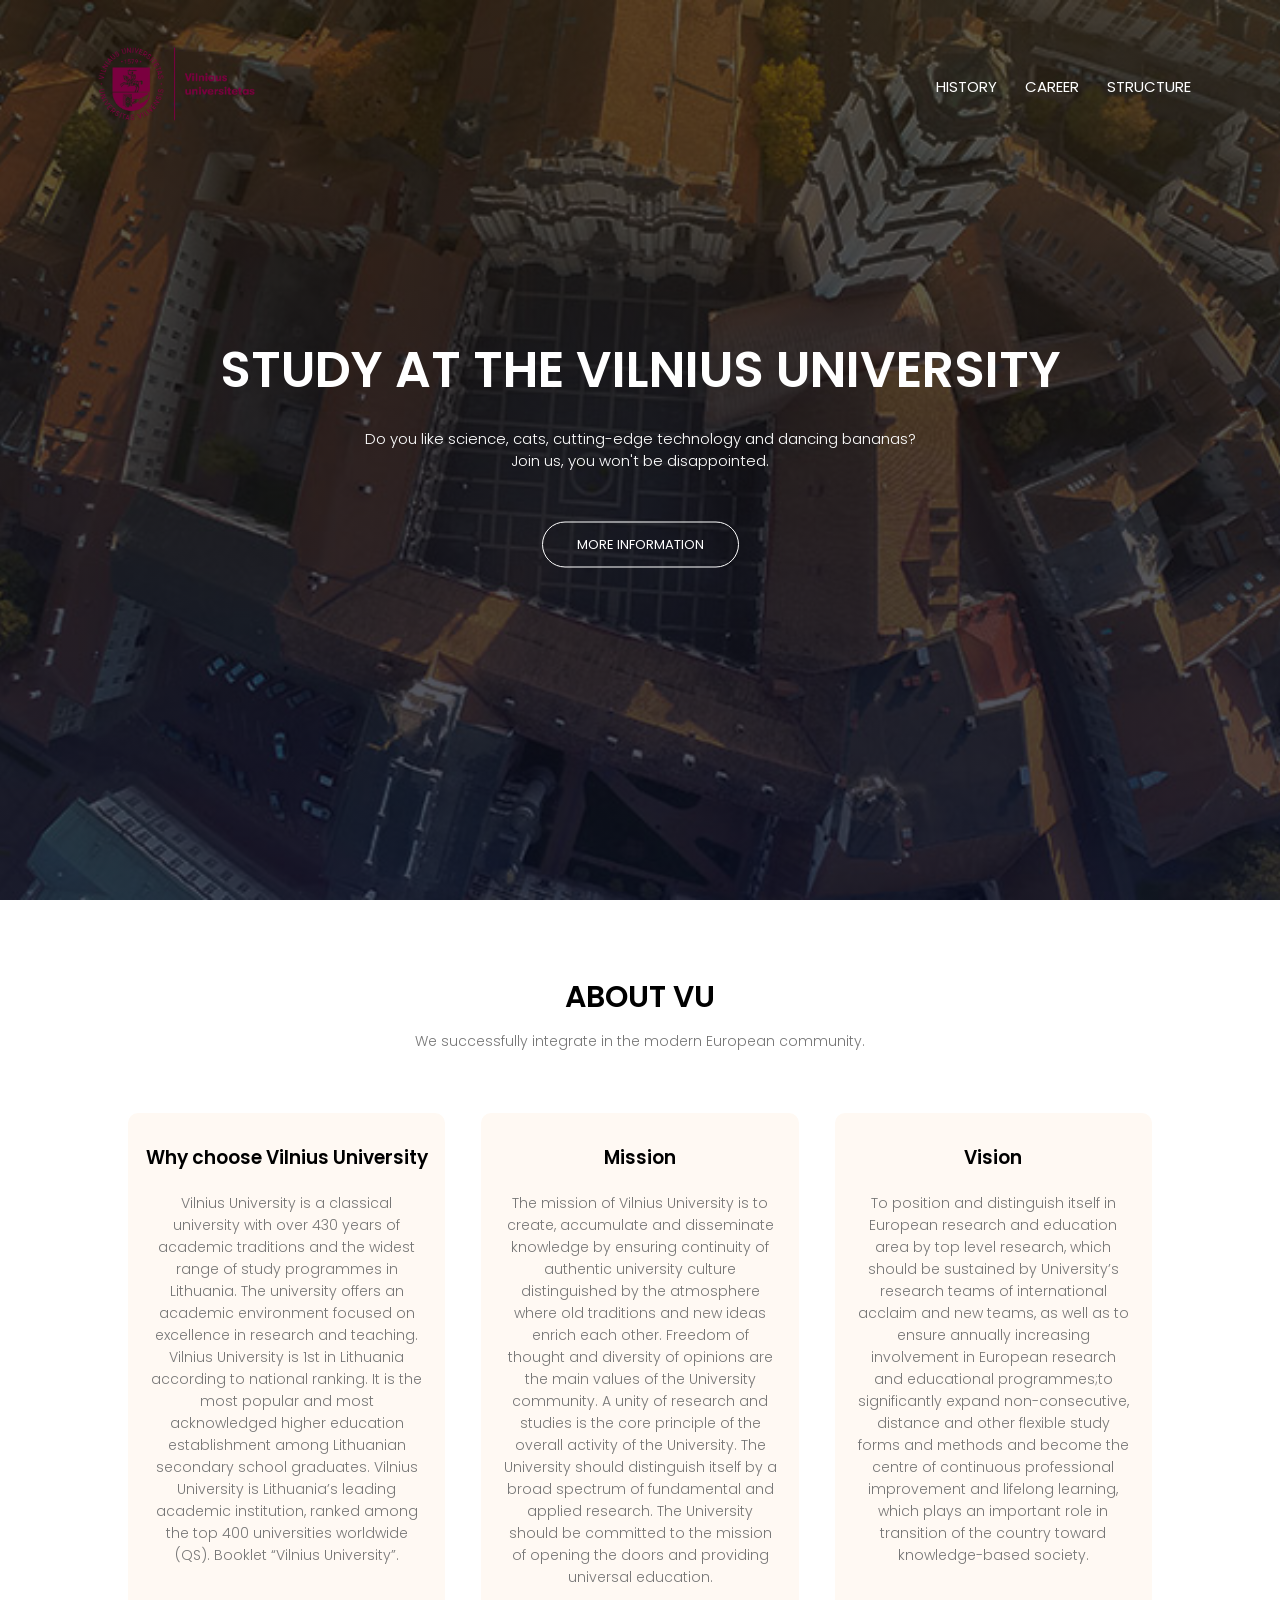
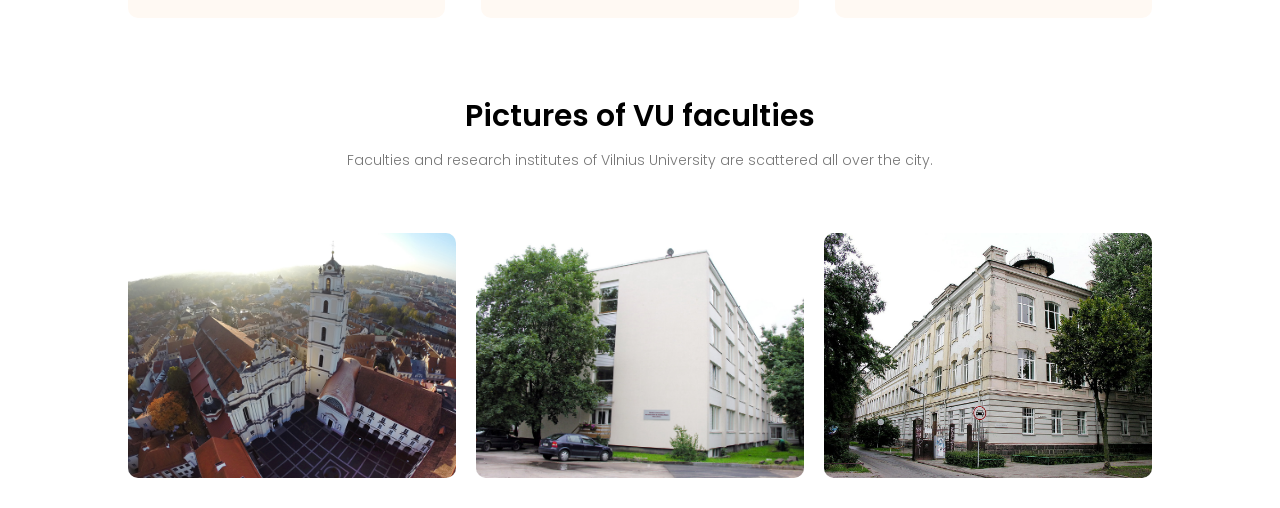
<file: index.html>
<!DOCTYPE html>
<html lang="en">
<head>
    <meta charset="UTF-8">
    <meta http-equiv="X-UA-Compatible" content="IE=edge">
    <meta name="viewport" content="width=device-width, initial-scale=1.0">
    <title>Team project</title>
    <link rel="stylesheet" href="style.css">
    <link rel="preconnect" href="https://fonts.googleapis.com">
    <link rel="preconnect" href="https://fonts.gstatic.com" crossorigin>
    <link href="https://fonts.googleapis.com/css2?family=Poppins:wght@100;200;300;400;600;700&display=swap" rel="stylesheet">
</head>
<body>
    <section class="header">
        <nav>
            <a href="index.html"><img src="images/logo.png"></a>
            <div class="nav-links">
                <ul>
                    <li><a href="https://www.vu.lt/en/about-vu/history" target="_blank">HISTORY</a></li>
                    <li><a href="https://www.vu.lt/en/about-vu/career" target="_blank">CAREER</a></li>
                    <li><a href="https://www.vu.lt/en/about-vu/structure" target="_blank">STRUCTURE</a></li>
                </ul>
            </div>
        </nav>
    <div class="text-box">
        <h1>STUDY AT THE VILNIUS UNIVERSITY</h1>
        <p>Do you like science, cats, cutting-edge technology and dancing bananas?<br>Join us, you won't be disappointed.</p>
        <a href="https://www.vu.lt" target="_blank" class="hero-btn">MORE INFORMATION</a>
    </div>

    </section>

    <section class="information">
        <h1>ABOUT VU</h1>
        <p>We successfully integrate in the modern European community.</p>
        <div class="row">
            <div class="information-col">
                <h3>­Why choose Vilnius University</h3>
                <p>­Vilnius University is a classical university with over 430 years of academic traditions and the widest range of study programmes in Lithuania. 
                    The university offers an academic environment focused on excellence in research and teaching. Vilnius University is 1st in Lithuania according to national ranking. 
                    It is the most popular and most acknowledged higher education establishment among Lithuani­an secondary school graduates. 
                    Vilnius University is Lithuania’s leading academic institution, ranked among the top 400 universities worldwide (QS). Booklet “­Vilnius University”­.</p>
            </div>
            <div class="information-col">
                <h3>Mission</h3>
                <p>The mission of Vilnius University is to create, accumulate and disseminate knowledge by ensuring continuity of authentic university culture distinguished 
                    by the atmosphere where old traditions and new ideas enrich each other. Freedom of thought and diversity of opinions are the main values of the University community. 
                    A unity of research and studies is the core principle of the overall activity of the University. The University should distinguish itself by a broad spectrum of fundamental and applied research.
                    The University should be committed to the mission of opening the doors and providing universal education.</p>
            </div>
            <div class="information-col">
                <h3>Vision</h3>
                <p>To position and distinguish itself in European research and education area by top level research, which should be sustained by University’s research teams of international acclaim and new teams,
                   as well as to ensure annually increasing involvement in European research and educational programmes;to significantly expand non-consecutive, distance and other flexible study forms and methods 
                   and become the centre of continuous professional improvement and lifelong learning, which plays an important role in transition of the country toward knowledge-based society.</p>
            </div>
        </div>
    </section>

    <section class="more-information">
        <h1>Pictures of VU faculties</h1>
        <p>Faculties and research institutes of Vilnius University are scattered all over the city.</p>
        <div class="row">
            <div class="more-information-col">
                <img src="images/flf.png">
                <div class="text-images">
                    <h3>FlF</h3>
                </div>
            </div>
            <div class="more-information-col">
                <img src="images/mif.jpg">
                <div class="text-images">
                    <h3>MIF</h3>
                </div>
            </div>
            <div class="more-information-col">
                <img src="images/mf.jpg">
                <div class="text-images">
                    <h3>MF</h3>
                </div>
            </div>
        </div>
    </section>
    
</body>
</html>
</file>
<file: style.css>
*{
    margin: 0;
    padding: 0;
    font-family: 'Poppins', sans-serif;
}
.header{
    min-height: 100vh;
    width: 100%;
    background-image: linear-gradient(rgb(30, 20, 4, 0.7),rgba(4, 9, 30, 0.7)), url(images/background.jpg);
    background-position: center;
    background-size: cover;
    position: relative;
}
nav{
    display: flex;
    padding: 2% 6%;
    justify-content: space-between;
    align-items: center;
}
nav img{
    width: 200px;
}
.nav-links{
    flex: 1;
    text-align: right;
}
.nav-links ul li{
    list-style: none;
    display: inline-block;
    padding: 8px 12px;
    position: relative;
}
.nav-links ul li a{
    color: #fff;
    text-decoration: none;
    font-size: 15px;
}
.nav-links ul li::after{
    content: '';
    width: 0%;
    height: 2px;
    background-color: #ab8023;
    display: block;
    margin:auto;
    transition: 0.5s;
}
.nav-links ul li:hover::after{
    width: 100%;
}
.text-box{
    width: 90%;
    color: #fff;
    position: absolute;
    top: 50%;
    left: 50%;
    transform: translate(-50%,-50%);
    text-align: center;
}
.text-box h1{
    font-size: 50px;
}
.text-box p{
    margin: 10px 0 40px;
    font-size: 15px;
    color: #fff;
}
.hero-btn{
    display: inline-block;
    text-decoration: none;
    color: #fff;
    border: 1px solid #fff;
    padding: 12px 34px;
    font-size: 13px;
    border-radius: 25px;
    background: transparent;
    position: relative;
    cursor: pointer;
}
.hero-btn:hover{
    border: 1px solid #ab8023;
    transition: 1s;
    background: #ab8023;
}

.information{
    width: 80%;
    margin: auto;
    text-align: center;
    padding-top: 75px;
}
h1{
    font-size: 30px;
    font-weight: 600;
}
p{
    color: #777;
    font-size: 14px;
    font-weight: 300;
    line-height: 22px;
    padding: 10px;
}
.row{
    margin-top: 5%;
    display: flex;
    justify-content: space-between;
}
.information-col{
    flex-basis: 31%;
    background: #fff9f3;
    border-radius: 10px;
    margin-bottom: 5%;
    padding: 20px 12px;
    box-sizing: border-box;
    transition: 0.5s;
}
h3{
    text-align: center;
    font-weight: 600;
    margin: 10px 0;
}
.information-col:hover{
    box-shadow: 0 0 20px 0 rgba(0,0,0,0.2);
}

.more-information{
    width: 80%;
    margin: auto;
    text-align: center;
    padding-top: 25px;
}
.more-information-col{
    flex-basis: 32%;
    border-radius: 10px;
    margin-bottom: 30px;
    position: relative;
    overflow: hidden;
}
.more-information-col img{
    width: 100%;
    display: block;
}
.text-images{
    background: transparent;
    height: 100%;
    width: 100%;
    position: absolute;
    top: 0;
    left: 0;
    transition: 0.5s;
}
.text-images:hover{
    background: rgba(220, 155, 24, 0.7);
}
.text-images h3{
    width: 100%;
    font-weight: 500;
    color: #fff;
    font-size: 26px;
    bottom: 0;
    left: 50%;
    transform: translateX(-50%);
    position: absolute;
    transition: 0.5s;
    opacity: 0;
}
.text-images:hover h3{
    bottom: 49%;
    opacity: 1;
}
</file>
